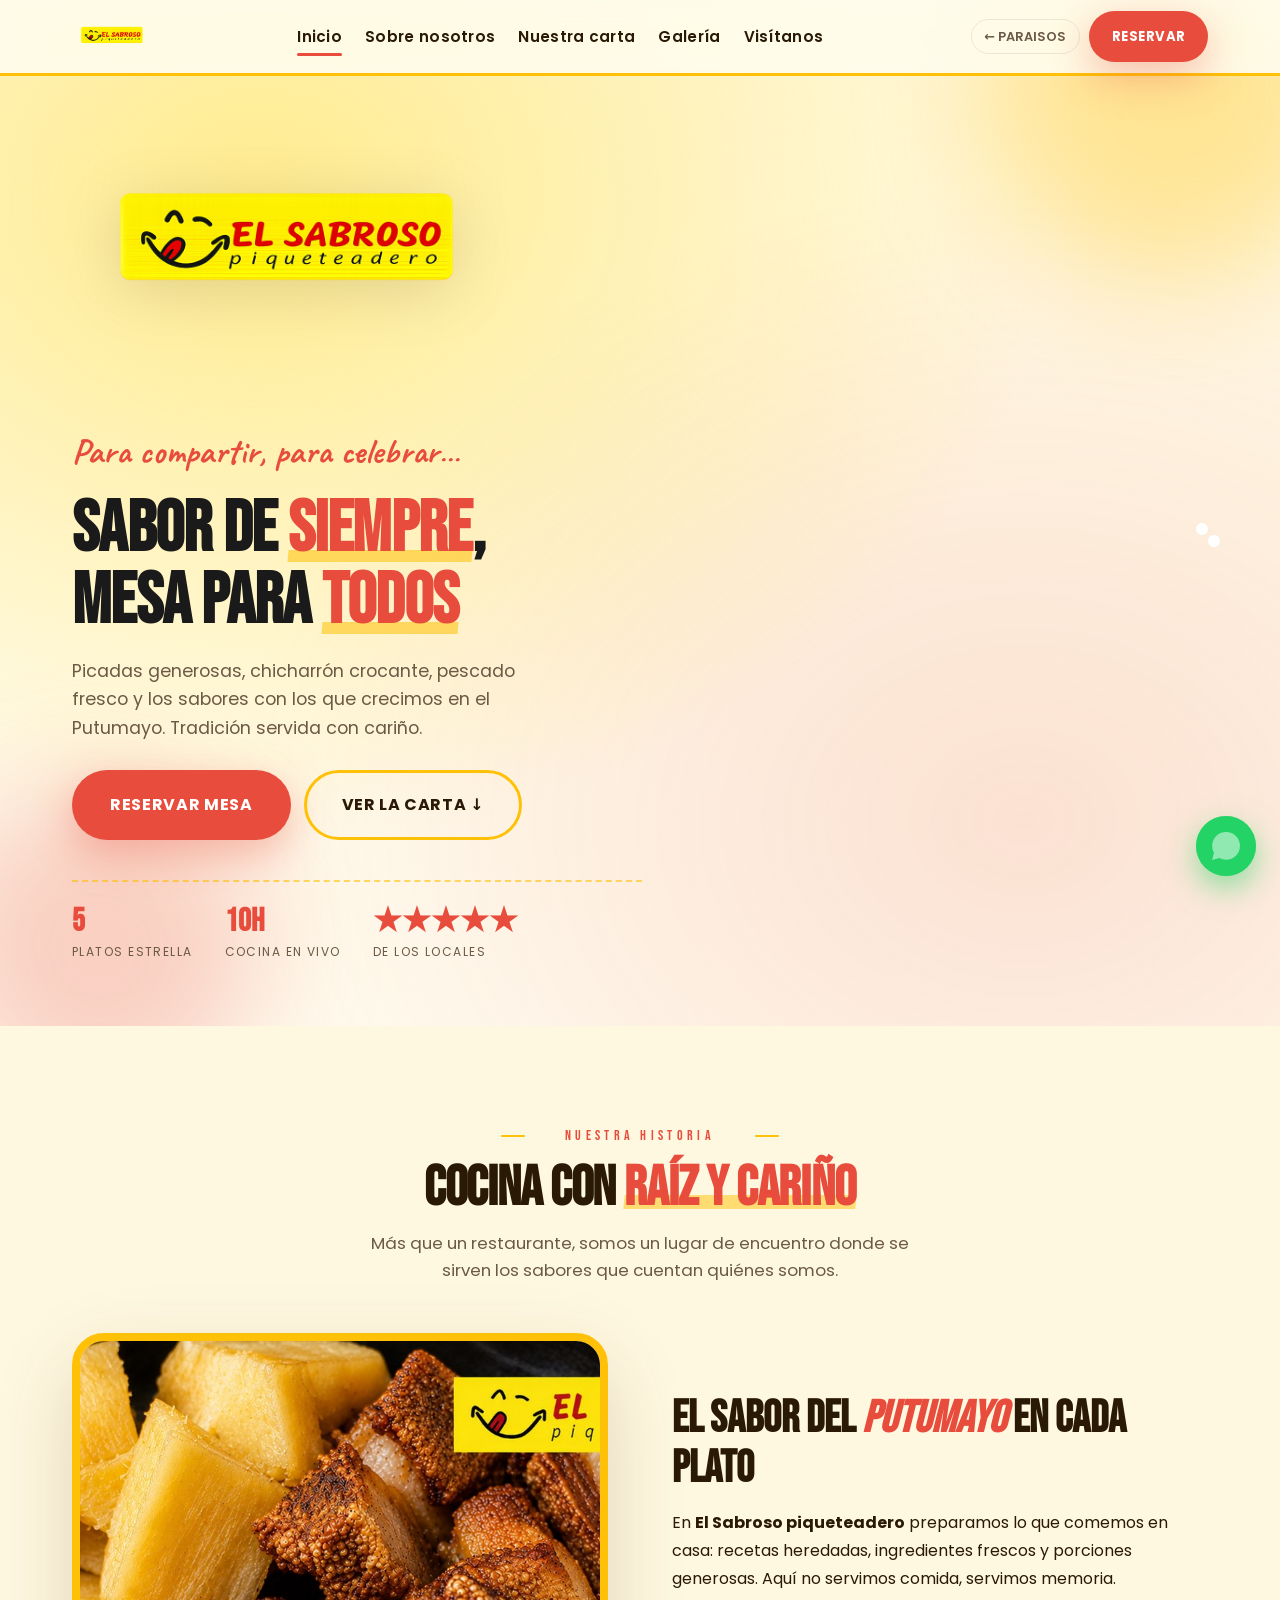
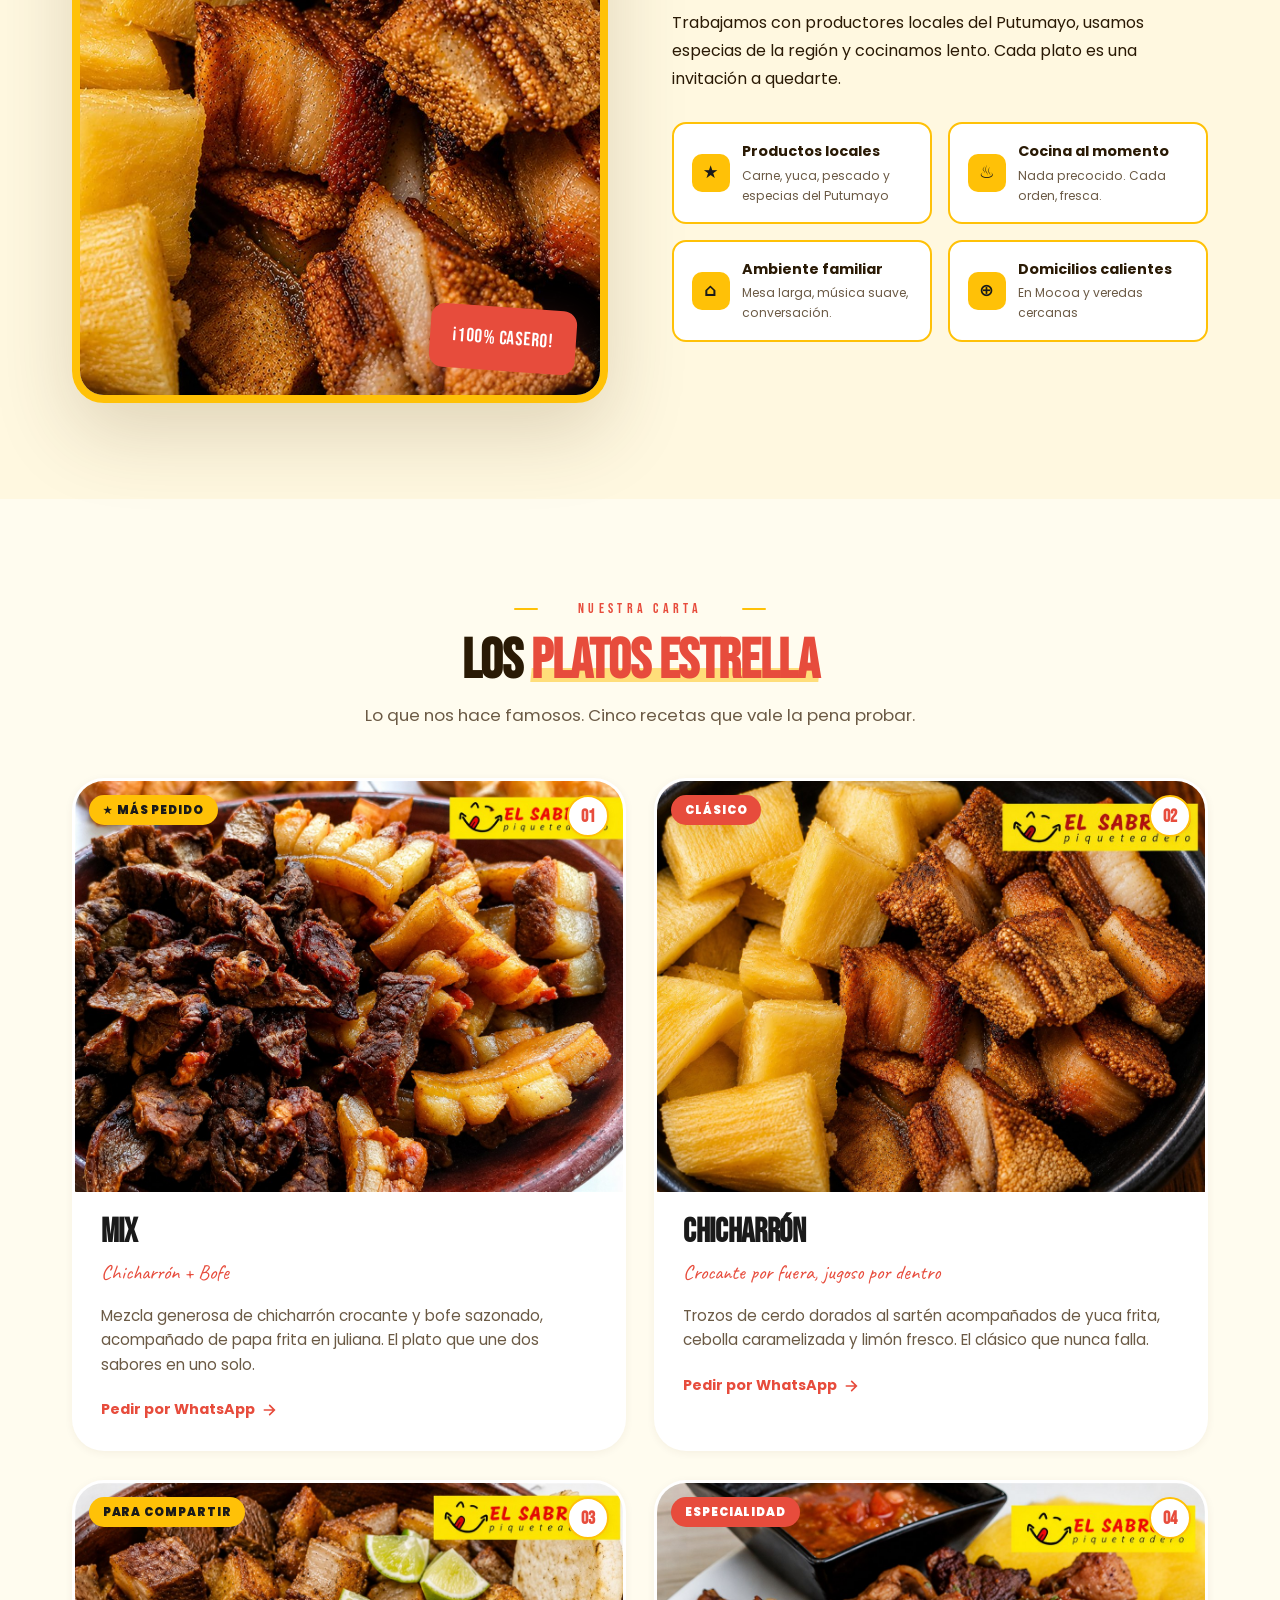
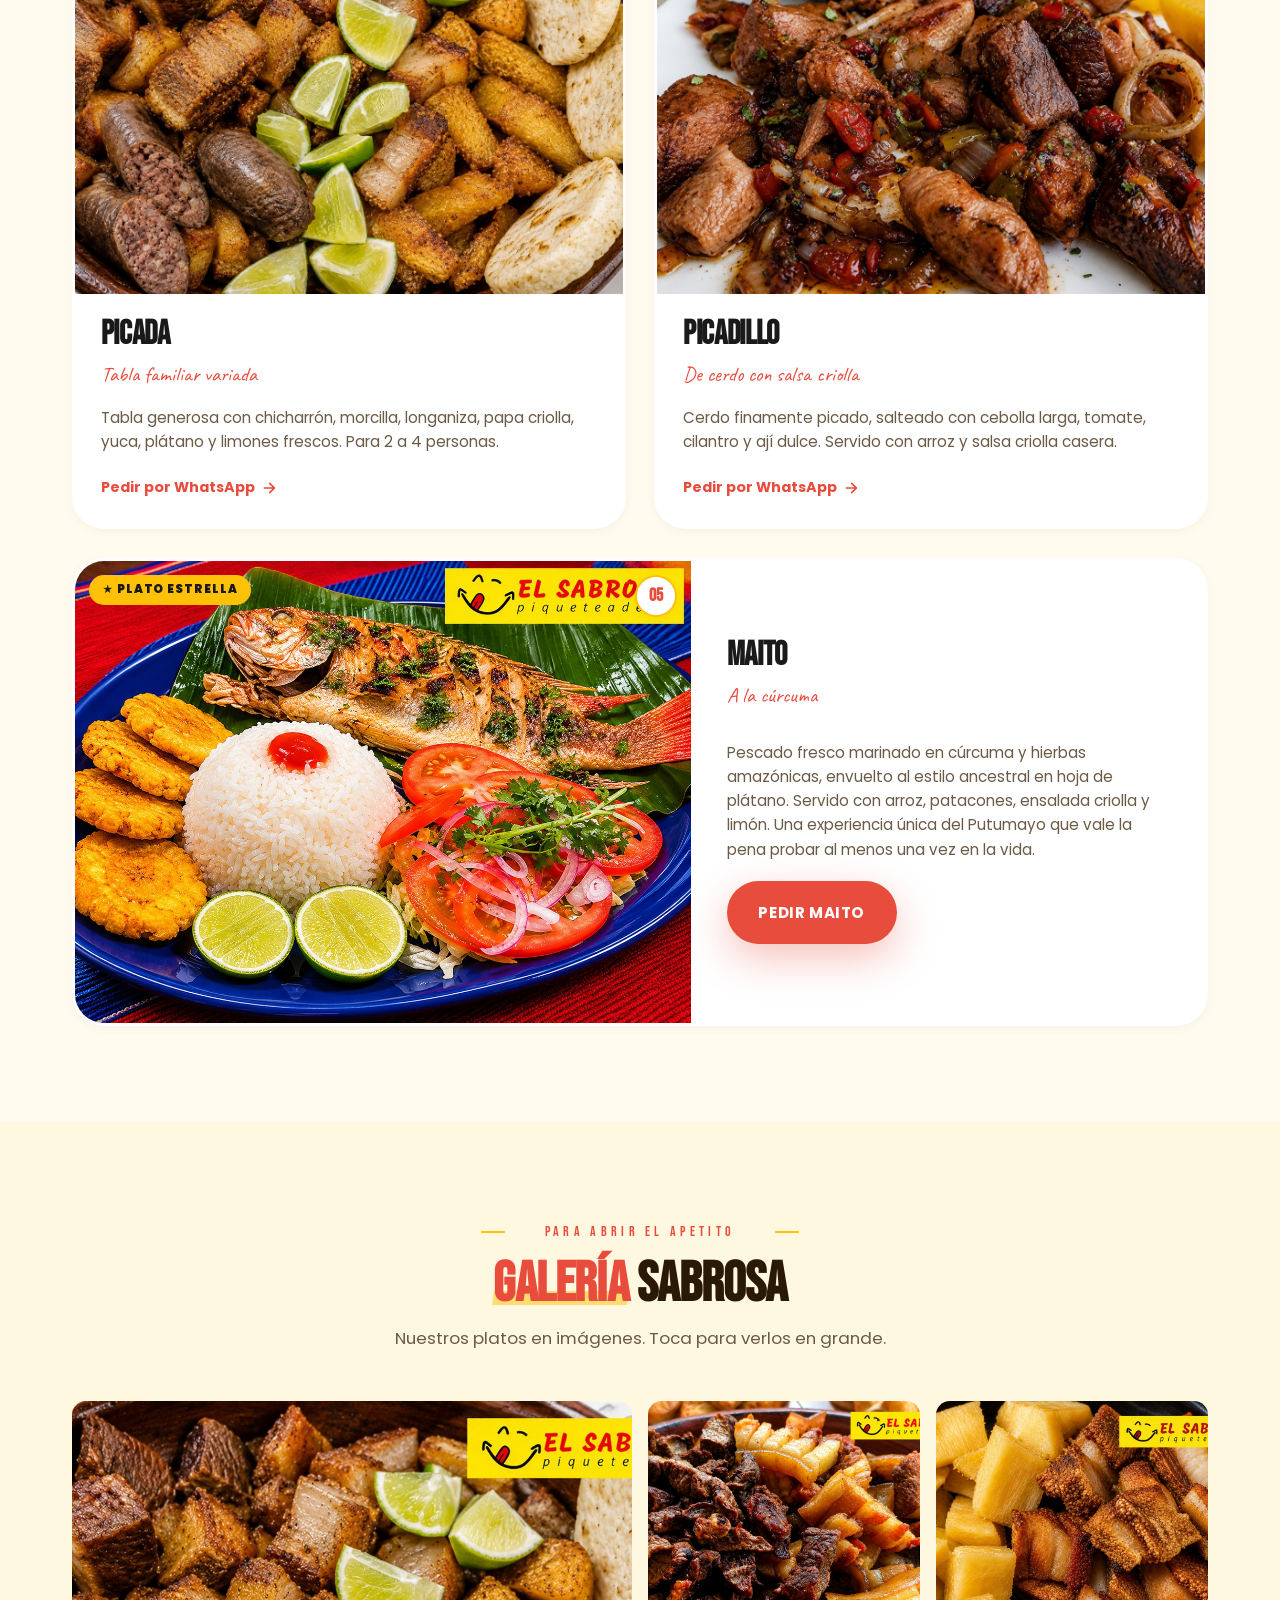
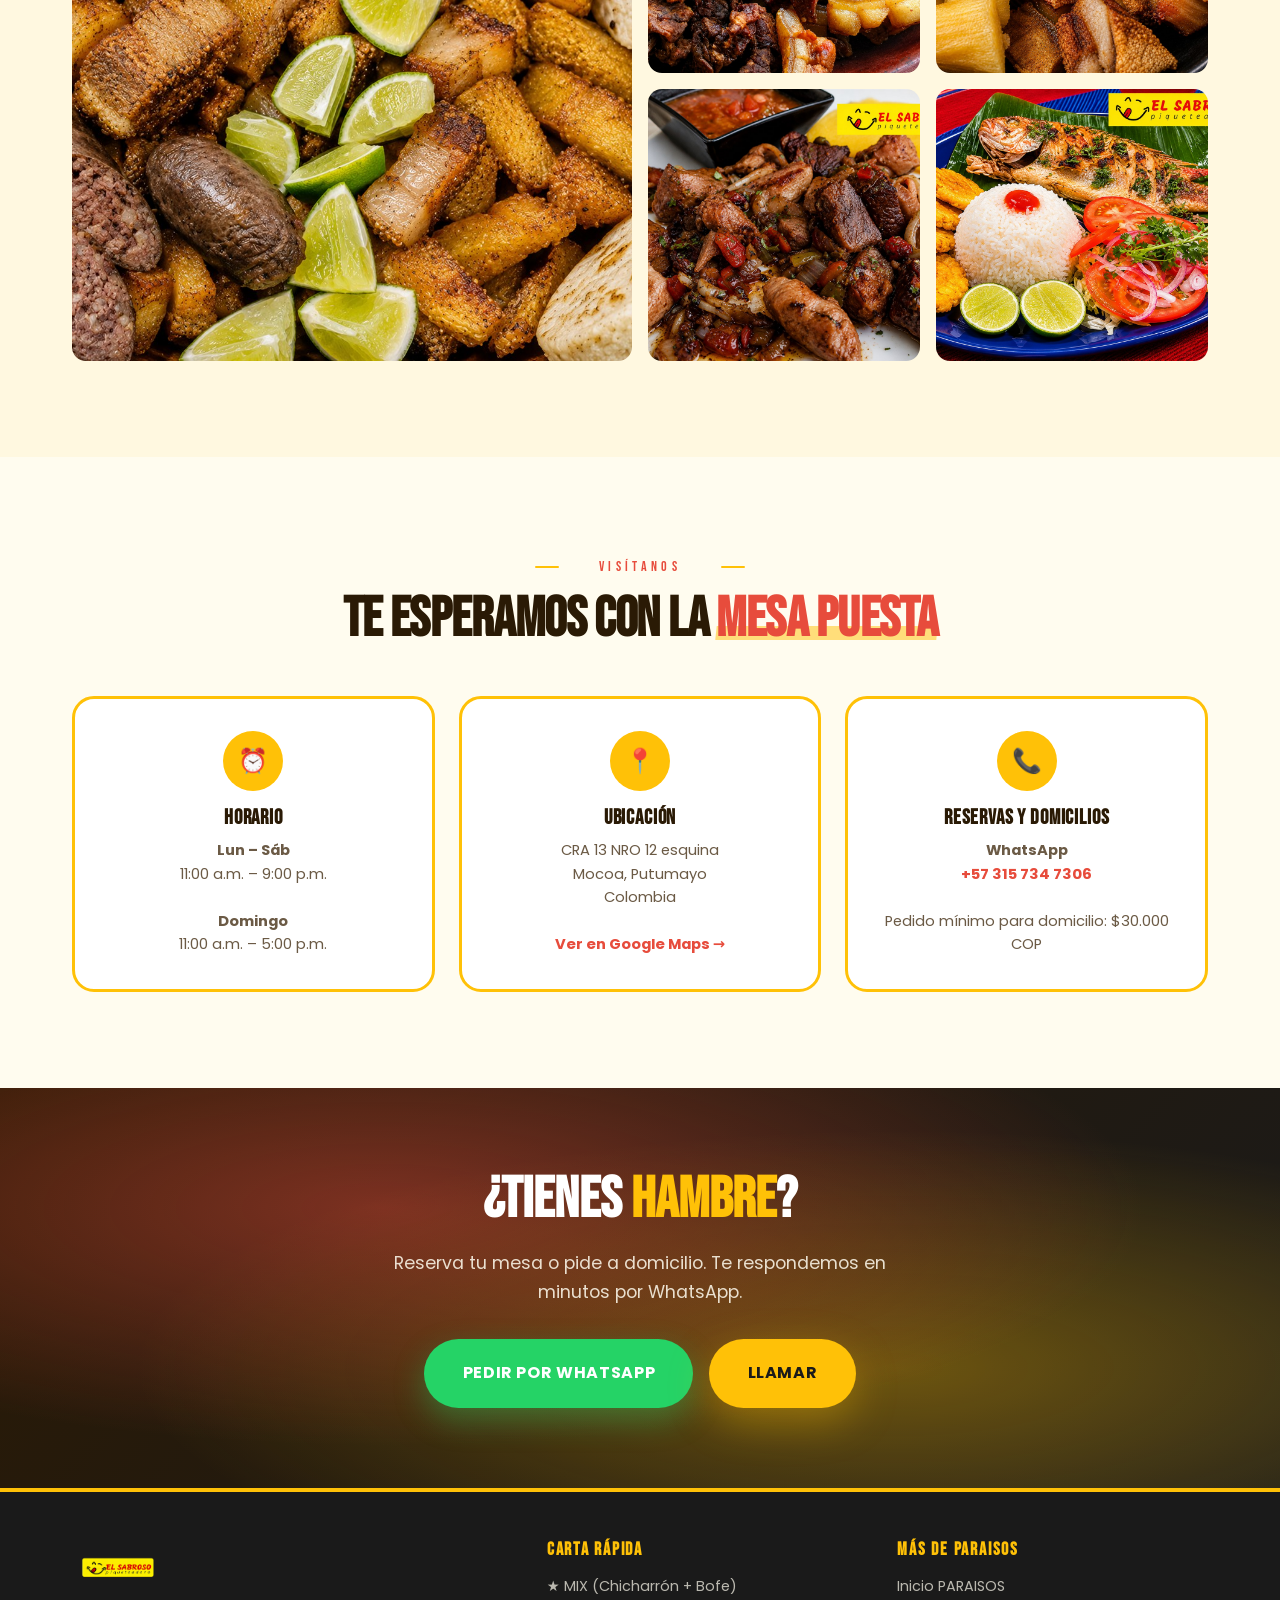
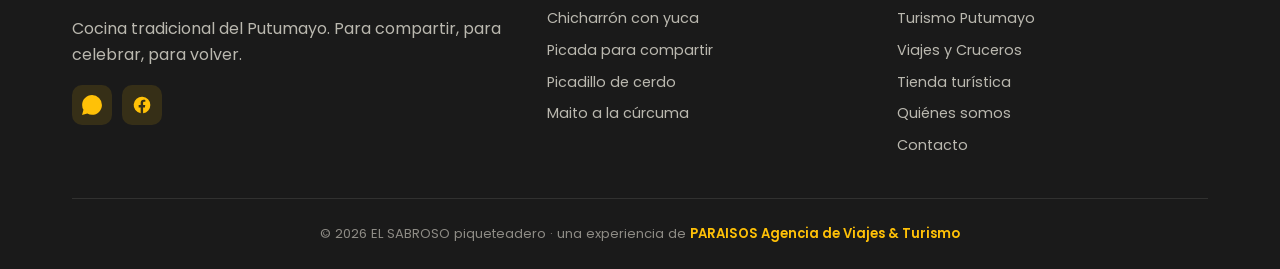
<file: el-piqueteadero.html>
<!DOCTYPE html>
<html lang="es-CO">
<head>
  <meta charset="UTF-8" />
  <meta name="viewport" content="width=device-width, initial-scale=1.0, viewport-fit=cover" />
  <meta name="theme-color" content="#FFC107" />

  <!-- SEO -->
  <title>EL SABROSO piqueteadero · Sabores tradicionales del Putumayo</title>
  <meta name="description" content="Piqueteadero El Sabroso en Putumayo. Chicharrón, picada para compartir, mix de carnes, picadillo de cerdo y maito a la cúrcuma. Reserva o pide a domicilio por WhatsApp." />
  <meta name="keywords" content="piqueteadero putumayo, el sabroso, chicharrón, picada, maito, comida típica putumayo, mocoa restaurante" />
  <meta name="robots" content="index, follow" />

  <!-- Open Graph -->
  <meta property="og:type" content="restaurant" />
  <meta property="og:title" content="EL SABROSO piqueteadero" />
  <meta property="og:description" content="Sabores del Putumayo: chicharrón, picada, maito a la cúrcuma. Reserva o pide a domicilio." />
  <meta property="og:image" content="assets/images/piqueteadero/picada.jpg" />

  <!-- Favicon (heredado de PARAISOS) -->
  <link rel="icon" type="image/png" sizes="32x32" href="assets/images/favicon-32.png" />
  <link rel="icon" type="image/png" sizes="192x192" href="assets/images/favicon-192.png" />
  <link rel="apple-touch-icon" sizes="192x192" href="assets/images/favicon-192.png" />

  <!-- Preconnect fonts -->
  <link rel="preconnect" href="https://fonts.googleapis.com" />
  <link rel="preconnect" href="https://fonts.gstatic.com" crossorigin />
  <link rel="stylesheet" href="https://fonts.googleapis.com/css2?family=Bebas+Neue&family=Caveat:wght@600;700&family=Poppins:wght@400;500;600;700;800&display=swap" />

  <link rel="stylesheet" href="css/piqueteadero.css" />

  <!-- Schema.org Restaurant -->
  <script type="application/ld+json">
  {
    "@context": "https://schema.org",
    "@type": "Restaurant",
    "name": "EL SABROSO piqueteadero",
    "servesCuisine": "Colombiana, andino-amazónica",
    "description": "Piqueteadero tradicional con sabores del Putumayo: chicharrón, picada, mix, picadillo de cerdo y maito a la cúrcuma.",
    "telephone": "+573157347306",
    "priceRange": "$$",
    "address": {
      "@type": "PostalAddress",
      "streetAddress": "CRA 13 NRO 12 esquina",
      "addressRegion": "Putumayo",
      "addressCountry": "CO"
    },
    "openingHoursSpecification": [{
      "@type": "OpeningHoursSpecification",
      "dayOfWeek": ["Monday","Tuesday","Wednesday","Thursday","Friday","Saturday"],
      "opens": "11:00",
      "closes": "21:00"
    },{
      "@type": "OpeningHoursSpecification",
      "dayOfWeek": "Sunday",
      "opens": "11:00",
      "closes": "17:00"
    }],
    "menu": "el-piqueteadero.html#carta"
  }
  </script>
</head>
<body>
  <!-- ====== LOADER ====== -->
  <div class="els-loader" id="elsLoader" aria-hidden="true">
    <img src="assets/images/piqueteadero/logo-sabroso.png" alt="EL SABROSO piqueteadero" />
  </div>

  <!-- ====== NAVBAR ====== -->
  <header class="els-nav" id="elsNav" role="banner">
    <div class="els-container els-nav__inner">
      <a href="#inicio" class="els-nav__brand" aria-label="EL SABROSO piqueteadero">
        <img src="assets/images/piqueteadero/logo-sabroso.png" alt="EL SABROSO piqueteadero" />
      </a>
      <nav aria-label="Navegación principal">
        <ul class="els-nav__menu" id="elsMenu">
          <li><a href="#inicio">Inicio</a></li>
          <li><a href="#sobre-nosotros">Sobre nosotros</a></li>
          <li><a href="#carta">Nuestra carta</a></li>
          <li><a href="#galeria">Galería</a></li>
          <li><a href="#info">Visítanos</a></li>
          <li class="els-nav__back-mobile"><a href="index.html">← Volver a PARAISOS</a></li>
        </ul>
      </nav>
      <div class="els-nav__cta-row">
        <a href="index.html" class="els-nav__back" aria-label="Volver a PARAISOS">← PARAISOS</a>
        <a class="els-btn els-btn--primary" style="padding: .7rem 1.2rem; font-size: .82rem;"
           href="https://wa.me/573157347306?text=Hola%20EL%20SABROSO%2C%20quiero%20reservar%20una%20mesa."
           target="_blank" rel="noopener">Reservar</a>
        <button class="els-nav__burger" id="elsBurger" aria-label="Menú">
          <span></span><span></span><span></span>
        </button>
      </div>
    </div>
  </header>

  <!-- ====== HERO ====== -->
  <section id="inicio" class="els-hero">
    <div class="els-container els-hero__inner">
      <div class="els-hero__content">
        <img class="els-hero__logo" src="assets/images/piqueteadero/logo-sabroso.png" alt="EL SABROSO piqueteadero" />
        <p class="els-hero__tagline">Para compartir, para celebrar…</p>
        <h1 class="els-hero__title">
          Sabor de <em>siempre</em>,<br/>
          mesa para <em>todos</em>
        </h1>
        <p class="els-hero__sub">
          Picadas generosas, chicharrón crocante, pescado fresco y los sabores con los
          que crecimos en el Putumayo. Tradición servida con cariño.
        </p>
        <div class="els-hero__ctas">
          <a class="els-btn els-btn--primary els-btn--lg"
             href="https://wa.me/573157347306?text=Hola%20EL%20SABROSO%2C%20quiero%20reservar%20una%20mesa."
             target="_blank" rel="noopener">Reservar mesa</a>
          <a class="els-btn els-btn--ghost els-btn--lg" href="#carta">Ver la carta ↓</a>
        </div>
        <ul class="els-hero__stats">
          <li><strong>5</strong><span>Platos estrella</span></li>
          <li><strong>10h</strong><span>Cocina en vivo</span></li>
          <li><strong>★★★★★</strong><span>De los locales</span></li>
        </ul>
      </div>
      <div class="els-hero__visual" aria-hidden="true">
        <div class="els-hero__photo els-hero__photo--main">
          <img src="assets/images/piqueteadero/picada.jpg" alt="PICADA generosa de El Sabroso" />
          <span class="els-hero__photo-tag">PICADA</span>
        </div>
        <div class="els-hero__photo els-hero__photo--sm">
          <img src="assets/images/piqueteadero/maito.jpg" alt="MAITO a la cúrcuma" />
          <span class="els-hero__photo-tag">MAITO</span>
        </div>
      </div>
    </div>
  </section>

  <!-- ====== SOBRE NOSOTROS ====== -->
  <section id="sobre-nosotros" class="els-section els-section--cream">
    <div class="els-container">
      <header class="els-section-head els-reveal">
        <span class="els-section-eyebrow">Nuestra historia</span>
        <h2 class="els-section-title">Cocina con <em>raíz y cariño</em></h2>
        <p class="els-section-sub">
          Más que un restaurante, somos un lugar de encuentro donde se sirven los sabores
          que cuentan quiénes somos.
        </p>
      </header>

      <div class="els-about__grid">
        <div class="els-about__media els-reveal">
          <img src="assets/images/piqueteadero/chicharron.jpg" alt="Chicharrón con yuca de El Sabroso" />
          <div class="els-about__media-sticker">¡100% casero!</div>
        </div>
        <div class="els-about__content els-reveal">
          <h2>El sabor del <em style="color: var(--els-red);">Putumayo</em> en cada plato</h2>
          <p>
            En <strong>El Sabroso piqueteadero</strong> preparamos lo que comemos en casa:
            recetas heredadas, ingredientes frescos y porciones generosas. Aquí no servimos
            comida, servimos memoria.
          </p>
          <p>
            Trabajamos con productores locales del Putumayo, usamos especias de la región
            y cocinamos lento. Cada plato es una invitación a quedarte.
          </p>
          <div class="els-about__features">
            <div class="els-feature">
              <span class="els-feature__ico">★</span>
              <div>
                <strong>Productos locales</strong>
                <em>Carne, yuca, pescado y especias del Putumayo</em>
              </div>
            </div>
            <div class="els-feature">
              <span class="els-feature__ico">♨</span>
              <div>
                <strong>Cocina al momento</strong>
                <em>Nada precocido. Cada orden, fresca.</em>
              </div>
            </div>
            <div class="els-feature">
              <span class="els-feature__ico">⌂</span>
              <div>
                <strong>Ambiente familiar</strong>
                <em>Mesa larga, música suave, conversación.</em>
              </div>
            </div>
            <div class="els-feature">
              <span class="els-feature__ico">⊕</span>
              <div>
                <strong>Domicilios calientes</strong>
                <em>En Mocoa y veredas cercanas</em>
              </div>
            </div>
          </div>
        </div>
      </div>
    </div>
  </section>

  <!-- ====== CARTA ====== -->
  <section id="carta" class="els-section">
    <div class="els-container">
      <header class="els-section-head els-reveal">
        <span class="els-section-eyebrow">Nuestra carta</span>
        <h2 class="els-section-title">Los <em>platos estrella</em></h2>
        <p class="els-section-sub">
          Lo que nos hace famosos. Cinco recetas que vale la pena probar.
        </p>
      </header>

      <div class="els-menu__grid">
        <!-- 1. MIX -->
        <article class="els-dish els-reveal" data-magnetic>
          <div class="els-dish__inner">
            <div class="els-dish__media">
              <img src="assets/images/piqueteadero/mix.jpg" alt="MIX Chicharrón + Bofe" />
              <span class="els-dish__badge">★ Más pedido</span>
              <span class="els-dish__num">01</span>
            </div>
            <div class="els-dish__body">
              <h3 class="els-dish__name">MIX</h3>
              <span class="els-dish__sub">Chicharrón + Bofe</span>
              <p class="els-dish__desc">Mezcla generosa de chicharrón crocante y bofe sazonado, acompañado de papa frita en juliana. El plato que une dos sabores en uno solo.</p>
              <a class="els-dish__cta"
                 href="https://wa.me/573157347306?text=Hola%20EL%20SABROSO%2C%20quiero%20pedir%20el%20MIX%20Chicharr%C3%B3n%20%2B%20Bofe."
                 target="_blank" rel="noopener">
                Pedir por WhatsApp
                <svg viewBox="0 0 24 24" fill="none" stroke="currentColor" stroke-width="2.5" stroke-linecap="round"><path d="M5 12h14M13 5l7 7-7 7"/></svg>
              </a>
            </div>
          </div>
        </article>

        <!-- 2. CHICHARRÓN -->
        <article class="els-dish els-reveal" data-magnetic>
          <div class="els-dish__inner">
            <div class="els-dish__media">
              <img src="assets/images/piqueteadero/chicharron.jpg" alt="Chicharrón con yuca frita" />
              <span class="els-dish__badge els-dish__badge--red">Clásico</span>
              <span class="els-dish__num">02</span>
            </div>
            <div class="els-dish__body">
              <h3 class="els-dish__name">CHICHARRÓN</h3>
              <span class="els-dish__sub">Crocante por fuera, jugoso por dentro</span>
              <p class="els-dish__desc">Trozos de cerdo dorados al sartén acompañados de yuca frita, cebolla caramelizada y limón fresco. El clásico que nunca falla.</p>
              <a class="els-dish__cta"
                 href="https://wa.me/573157347306?text=Hola%20EL%20SABROSO%2C%20quiero%20pedir%20CHICHARR%C3%93N."
                 target="_blank" rel="noopener">
                Pedir por WhatsApp
                <svg viewBox="0 0 24 24" fill="none" stroke="currentColor" stroke-width="2.5" stroke-linecap="round"><path d="M5 12h14M13 5l7 7-7 7"/></svg>
              </a>
            </div>
          </div>
        </article>

        <!-- 3. PICADA -->
        <article class="els-dish els-reveal" data-magnetic>
          <div class="els-dish__inner">
            <div class="els-dish__media">
              <img src="assets/images/piqueteadero/picada.jpg" alt="Picada para compartir con limones" />
              <span class="els-dish__badge">Para compartir</span>
              <span class="els-dish__num">03</span>
            </div>
            <div class="els-dish__body">
              <h3 class="els-dish__name">PICADA</h3>
              <span class="els-dish__sub">Tabla familiar variada</span>
              <p class="els-dish__desc">Tabla generosa con chicharrón, morcilla, longaniza, papa criolla, yuca, plátano y limones frescos. Para 2 a 4 personas.</p>
              <a class="els-dish__cta"
                 href="https://wa.me/573157347306?text=Hola%20EL%20SABROSO%2C%20quiero%20pedir%20una%20PICADA%20para%20compartir."
                 target="_blank" rel="noopener">
                Pedir por WhatsApp
                <svg viewBox="0 0 24 24" fill="none" stroke="currentColor" stroke-width="2.5" stroke-linecap="round"><path d="M5 12h14M13 5l7 7-7 7"/></svg>
              </a>
            </div>
          </div>
        </article>

        <!-- 4. PICADILLO -->
        <article class="els-dish els-reveal" data-magnetic>
          <div class="els-dish__inner">
            <div class="els-dish__media">
              <img src="assets/images/piqueteadero/picadillo.jpg" alt="Picadillo de cerdo con salsa criolla" />
              <span class="els-dish__badge els-dish__badge--red">Especialidad</span>
              <span class="els-dish__num">04</span>
            </div>
            <div class="els-dish__body">
              <h3 class="els-dish__name">PICADILLO</h3>
              <span class="els-dish__sub">De cerdo con salsa criolla</span>
              <p class="els-dish__desc">Cerdo finamente picado, salteado con cebolla larga, tomate, cilantro y ají dulce. Servido con arroz y salsa criolla casera.</p>
              <a class="els-dish__cta"
                 href="https://wa.me/573157347306?text=Hola%20EL%20SABROSO%2C%20quiero%20pedir%20el%20PICADILLO%20de%20cerdo."
                 target="_blank" rel="noopener">
                Pedir por WhatsApp
                <svg viewBox="0 0 24 24" fill="none" stroke="currentColor" stroke-width="2.5" stroke-linecap="round"><path d="M5 12h14M13 5l7 7-7 7"/></svg>
              </a>
            </div>
          </div>
        </article>

        <!-- 5. MAITO (featured ancho completo) -->
        <article class="els-dish els-dish--feature els-reveal" data-magnetic>
          <div class="els-dish__inner">
            <div class="els-dish__media">
              <img src="assets/images/piqueteadero/maito.jpg" alt="MAITO a la cúrcuma" />
              <span class="els-dish__badge">★ Plato estrella</span>
              <span class="els-dish__num">05</span>
            </div>
            <div class="els-dish__body">
              <h3 class="els-dish__name">MAITO</h3>
              <span class="els-dish__sub">A la cúrcuma</span>
              <p class="els-dish__desc">Pescado fresco marinado en cúrcuma y hierbas amazónicas, envuelto al estilo ancestral en hoja de plátano. Servido con arroz, patacones, ensalada criolla y limón. Una experiencia única del Putumayo que vale la pena probar al menos una vez en la vida.</p>
              <a class="els-btn els-btn--primary" style="align-self: flex-start;"
                 href="https://wa.me/573157347306?text=Hola%20EL%20SABROSO%2C%20quiero%20pedir%20el%20MAITO%20a%20la%20c%C3%BArcuma."
                 target="_blank" rel="noopener">Pedir Maito</a>
            </div>
          </div>
        </article>
      </div>
    </div>
  </section>

  <!-- ====== GALERÍA ====== -->
  <section id="galeria" class="els-section els-section--cream">
    <div class="els-container">
      <header class="els-section-head els-reveal">
        <span class="els-section-eyebrow">Para abrir el apetito</span>
        <h2 class="els-section-title"><em>Galería</em> sabrosa</h2>
        <p class="els-section-sub">Nuestros platos en imágenes. Toca para verlos en grande.</p>
      </header>
      <div class="els-gallery">
        <a class="els-gallery__item els-gallery__item--lg els-reveal" href="assets/images/piqueteadero/picada.jpg" target="_blank">
          <img src="assets/images/piqueteadero/picada.jpg" alt="Picada" />
        </a>
        <a class="els-gallery__item els-reveal" href="assets/images/piqueteadero/mix.jpg" target="_blank">
          <img src="assets/images/piqueteadero/mix.jpg" alt="Mix" />
        </a>
        <a class="els-gallery__item els-reveal" href="assets/images/piqueteadero/chicharron.jpg" target="_blank">
          <img src="assets/images/piqueteadero/chicharron.jpg" alt="Chicharrón" />
        </a>
        <a class="els-gallery__item els-reveal" href="assets/images/piqueteadero/picadillo.jpg" target="_blank">
          <img src="assets/images/piqueteadero/picadillo.jpg" alt="Picadillo de cerdo" />
        </a>
        <a class="els-gallery__item els-reveal" href="assets/images/piqueteadero/maito.jpg" target="_blank">
          <img src="assets/images/piqueteadero/maito.jpg" alt="Maito a la cúrcuma" />
        </a>
      </div>
    </div>
  </section>

  <!-- ====== INFO ====== -->
  <section id="info" class="els-section">
    <div class="els-container">
      <header class="els-section-head els-reveal">
        <span class="els-section-eyebrow">Visítanos</span>
        <h2 class="els-section-title">Te esperamos con la <em>mesa puesta</em></h2>
      </header>
      <div class="els-info__grid">
        <div class="els-info-card els-reveal">
          <div class="els-info-card__ico">⏰</div>
          <h3>Horario</h3>
          <p>
            <strong>Lun – Sáb</strong><br/>
            11:00 a.m. – 9:00 p.m.<br/><br/>
            <strong>Domingo</strong><br/>
            11:00 a.m. – 5:00 p.m.
          </p>
        </div>
        <div class="els-info-card els-reveal">
          <div class="els-info-card__ico">📍</div>
          <h3>Ubicación</h3>
          <p>
            CRA 13 NRO 12 esquina<br/>
            Mocoa, Putumayo<br/>
            Colombia<br/><br/>
            <a href="https://www.google.com/maps/search/?api=1&query=carrera+13+%23+12+mocoa+putumayo+colombia" target="_blank" rel="noopener">Ver en Google Maps →</a>
          </p>
        </div>
        <div class="els-info-card els-reveal">
          <div class="els-info-card__ico">📞</div>
          <h3>Reservas y domicilios</h3>
          <p>
            <strong>WhatsApp</strong><br/>
            <a href="https://wa.me/573157347306" target="_blank" rel="noopener">+57 315 734 7306</a><br/><br/>
            Pedido mínimo para domicilio: $30.000 COP
          </p>
        </div>
      </div>
    </div>
  </section>

  <!-- ====== CTA FINAL ====== -->
  <section class="els-cta-final">
    <div class="els-container">
      <h2>¿Tienes <em>hambre</em>?</h2>
      <p>Reserva tu mesa o pide a domicilio. Te respondemos en minutos por WhatsApp.</p>
      <div class="els-cta-final__row">
        <a class="els-btn els-btn--whatsapp els-btn--lg"
           href="https://wa.me/573157347306?text=Hola%20EL%20SABROSO%2C%20quiero%20reservar%20o%20pedir%20a%20domicilio."
           target="_blank" rel="noopener">Pedir por WhatsApp</a>
        <a class="els-btn els-btn--yellow els-btn--lg" href="tel:+573157347306">Llamar</a>
      </div>
    </div>
  </section>

  <!-- ====== FOOTER ====== -->
  <footer class="els-footer">
    <div class="els-container">
      <div class="els-footer__grid">
        <div>
          <img src="assets/images/piqueteadero/logo-sabroso.png" alt="EL SABROSO piqueteadero" />
          <p>Cocina tradicional del Putumayo. Para compartir, para celebrar, para volver.</p>
          <div class="els-footer__social">
            <a href="https://wa.me/573157347306" target="_blank" rel="noopener" aria-label="WhatsApp">
              <svg width="20" height="20" viewBox="0 0 24 24" fill="currentColor"><path d="M.057 24l1.687-6.163a11.867 11.867 0 0 1-1.587-5.945C.16 5.335 5.495 0 12.05 0a11.82 11.82 0 0 1 8.413 3.488 11.824 11.824 0 0 1 3.48 8.414c-.003 6.557-5.338 11.892-11.893 11.892a11.9 11.9 0 0 1-5.688-1.448L.057 24z"/></svg>
            </a>
            <a href="https://www.facebook.com/viajesparaisos/" target="_blank" rel="noopener" aria-label="Facebook">
              <svg width="20" height="20" viewBox="0 0 24 24" fill="currentColor"><path d="M22 12a10 10 0 1 0-11.6 9.9v-7H8v-3h2.4V9.4c0-2.4 1.4-3.7 3.5-3.7 1 0 2.1.2 2.1.2v2.3h-1.2c-1.2 0-1.5.7-1.5 1.5V12h2.6l-.4 3h-2.2v7A10 10 0 0 0 22 12z"/></svg>
            </a>
          </div>
        </div>
        <div>
          <h4>Carta rápida</h4>
          <ul>
            <li><a href="#carta">★ MIX (Chicharrón + Bofe)</a></li>
            <li><a href="#carta">Chicharrón con yuca</a></li>
            <li><a href="#carta">Picada para compartir</a></li>
            <li><a href="#carta">Picadillo de cerdo</a></li>
            <li><a href="#carta">Maito a la cúrcuma</a></li>
          </ul>
        </div>
        <div>
          <h4>Más de PARAISOS</h4>
          <ul>
            <li><a href="index.html">Inicio PARAISOS</a></li>
            <li><a href="index.html#putumayo">Turismo Putumayo</a></li>
            <li><a href="index.html#viajes">Viajes y Cruceros</a></li>
            <li><a href="la-tienda.html">Tienda turística</a></li>
            <li><a href="nosotros.html">Quiénes somos</a></li>
            <li><a href="index.html#contacto">Contacto</a></li>
          </ul>
        </div>
      </div>
      <div class="els-footer__bottom">
        © <span id="elsYear"></span> EL SABROSO piqueteadero · una experiencia de
        <a href="index.html">PARAISOS Agencia de Viajes &amp; Turismo</a>
      </div>
    </div>
  </footer>

  <!-- ====== FAB WhatsApp ====== -->
  <a class="els-fab-wa"
     href="https://wa.me/573157347306?text=Hola%20EL%20SABROSO%2C%20quiero%20m%C3%A1s%20informaci%C3%B3n."
     target="_blank" rel="noopener" aria-label="WhatsApp">
    <svg width="28" height="28" viewBox="0 0 24 24" fill="currentColor"><path d="M.057 24l1.687-6.163a11.867 11.867 0 0 1-1.587-5.945C.16 5.335 5.495 0 12.05 0a11.82 11.82 0 0 1 8.413 3.488 11.824 11.824 0 0 1 3.48 8.414c-.003 6.557-5.338 11.892-11.893 11.892a11.9 11.9 0 0 1-5.688-1.448L.057 24z"/></svg>
  </a>

  <!-- ====== JS ligero (loader, navbar, reveal) ====== -->
  <script>
    // Loader: timeout absoluto desde que el script arranca (no esperamos
    // al evento `load` porque si algún asset queda colgado, el loader
    // bloquearía al usuario indefinidamente)
    setTimeout(() => {
      document.getElementById('elsLoader')?.classList.add('is-hidden');
    }, 1400);

    // Navbar scrolled
    const nav = document.getElementById('elsNav');
    addEventListener('scroll', () => nav.classList.toggle('is-scrolled', scrollY > 24), { passive: true });

    // Burger menu
    const burger = document.getElementById('elsBurger');
    burger?.addEventListener('click', () => {
      nav.classList.toggle('is-open');
    });
    document.querySelectorAll('.els-nav__menu a').forEach(a =>
      a.addEventListener('click', () => nav.classList.remove('is-open'))
    );

    // Active link según sección visible
    const sections = document.querySelectorAll('section[id]');
    const links = document.querySelectorAll('.els-nav__menu a');
    const ioActive = new IntersectionObserver((entries) => {
      entries.forEach(e => {
        if (e.isIntersecting) {
          links.forEach(l => l.classList.toggle('is-active', l.getAttribute('href') === '#' + e.target.id));
        }
      });
    }, { threshold: 0.35 });
    sections.forEach(s => ioActive.observe(s));

    // Reveal on scroll
    const io = new IntersectionObserver((entries) => {
      entries.forEach(e => {
        if (e.isIntersecting) {
          e.target.classList.add('is-in');
          io.unobserve(e.target);
        }
      });
    }, { threshold: 0.12, rootMargin: '0px 0px -50px 0px' });
    document.querySelectorAll('.els-reveal').forEach(el => io.observe(el));

    // Year
    document.getElementById('elsYear').textContent = new Date().getFullYear();
  </script>
</body>
</html>
</file>
<file: css/piqueteadero.css>
/* =====================================================================
   EL SABROSO piqueteadero — Identidad visual independiente.
   Paleta dominante: amarillo (#FFC107) + rojo (#E74C3C) + negro.
   Tipografía: Bebas Neue (titulares grandes) + Poppins (body).
   ===================================================================== */

:root {
  --els-yellow:      #FFC107;
  --els-yellow-soft: #FFE259;
  --els-yellow-deep: #FF9800;
  --els-red:         #E74C3C;
  --els-red-deep:    #C0392B;
  --els-black:       #1a1a1a;
  --els-cream:       #FFFCEF;
  --els-cream-soft:  #FFF8E0;
  --els-text:        #2a1a05;
  --els-text-soft:   #6b5a45;
  --els-line:        rgba(0,0,0,.08);

  --els-shadow-sm:  0 2px 8px rgba(80, 50, 0, .06);
  --els-shadow-md:  0 8px 24px rgba(80, 50, 0, .10);
  --els-shadow-lg:  0 20px 60px rgba(80, 50, 0, .14);
  --els-shadow-xl:  0 30px 80px rgba(80, 50, 0, .18);
  --els-shadow-red: 0 14px 40px rgba(231, 76, 60, .35);
  --els-shadow-yellow: 0 14px 40px rgba(255, 193, 7, .35);

  --els-r-sm: 8px;
  --els-r-md: 14px;
  --els-r-lg: 22px;
  --els-r-xl: 32px;
  --els-r-full: 999px;

  --els-f-head: 'Bebas Neue', 'Anton', 'Montserrat', Impact, sans-serif;
  --els-f-body: 'Poppins', system-ui, -apple-system, sans-serif;
  --els-f-script: 'Caveat', 'Playfair Display', cursive;

  --els-container: 1200px;
  --els-nav-h: 76px;

  --els-ease: cubic-bezier(.2,.7,.2,1);
  --els-ease-out: cubic-bezier(.16,1,.3,1);
  --els-ease-bounce: cubic-bezier(.34, 1.56, .64, 1);
}

/* ============== RESET / BASE ============== */
*, *::before, *::after { box-sizing: border-box; }
html { scroll-behavior: smooth; -webkit-text-size-adjust: 100%; }
body {
  margin: 0;
  font-family: var(--els-f-body);
  color: var(--els-text);
  background: var(--els-cream);
  font-size: 16px;
  line-height: 1.65;
  -webkit-font-smoothing: antialiased;
  overflow-x: clip;
  max-width: 100vw;
}
html { overflow-x: clip; }
img, svg, video { max-width: 100%; display: block; }
a { color: inherit; text-decoration: none; transition: color .2s; }
button { font-family: inherit; cursor: pointer; border: none; background: transparent; }
ul { list-style: none; padding: 0; margin: 0; }
[hidden] { display: none !important; }
h1, h2, h3, h4 { margin: 0; line-height: 1.1; color: var(--els-text); font-family: var(--els-f-head); }
::selection { background: var(--els-red); color: #fff; }

/* Scrollbar custom */
::-webkit-scrollbar { width: 10px; height: 10px; }
::-webkit-scrollbar-track { background: var(--els-cream-soft); }
::-webkit-scrollbar-thumb { background: linear-gradient(180deg, var(--els-yellow), var(--els-red)); border-radius: 5px; border: 2px solid var(--els-cream-soft); }

:focus-visible { outline: 3px solid var(--els-yellow); outline-offset: 3px; border-radius: 6px; }

.els-container {
  width: 100%;
  max-width: var(--els-container);
  margin: 0 auto;
  padding: 0 clamp(1rem, 3vw, 2rem);
}

/* ============== BOTONES ============== */
.els-btn {
  display: inline-flex;
  align-items: center;
  justify-content: center;
  gap: .55rem;
  padding: 1rem 1.8rem;
  border-radius: var(--els-r-full);
  font-family: var(--els-f-body);
  font-weight: 700;
  font-size: .95rem;
  letter-spacing: .04em;
  text-transform: uppercase;
  transition: transform .3s var(--els-ease-out), box-shadow .3s var(--els-ease), background .3s var(--els-ease), color .3s;
  cursor: pointer;
  white-space: nowrap;
  border: 3px solid transparent;
  position: relative;
  overflow: hidden;
}
.els-btn:hover { transform: translateY(-3px); }
.els-btn:active { transform: translateY(-1px) scale(.98); }
.els-btn--primary {
  background: var(--els-red);
  color: #fff;
  box-shadow: var(--els-shadow-red);
}
.els-btn--primary:hover {
  background: var(--els-red-deep);
  box-shadow: 0 20px 50px rgba(231, 76, 60, .55);
}
.els-btn--yellow {
  background: var(--els-yellow);
  color: var(--els-black);
  box-shadow: var(--els-shadow-yellow);
}
.els-btn--yellow:hover {
  background: var(--els-yellow-deep);
  box-shadow: 0 20px 50px rgba(255, 152, 0, .55);
}
.els-btn--ghost {
  background: transparent;
  color: var(--els-text);
  border-color: var(--els-yellow);
}
.els-btn--ghost:hover {
  background: var(--els-yellow);
  color: var(--els-black);
}
.els-btn--lg { padding: 1.15rem 2.2rem; font-size: 1rem; }
.els-btn--whatsapp {
  background: #25D366;
  color: #fff;
  box-shadow: 0 12px 30px rgba(37, 211, 102, .35);
}
.els-btn--whatsapp:hover {
  background: #128C7E;
  box-shadow: 0 18px 45px rgba(18, 140, 126, .5);
}

/* ============== NAVBAR ============== */
.els-nav {
  position: fixed;
  top: 0; left: 0; right: 0;
  height: var(--els-nav-h);
  background: rgba(255, 252, 239, .92);
  backdrop-filter: blur(16px) saturate(180%);
  -webkit-backdrop-filter: blur(16px) saturate(180%);
  border-bottom: 3px solid var(--els-yellow);
  z-index: 100;
  transition: background .35s var(--els-ease), box-shadow .35s var(--els-ease);
}
.els-nav.is-scrolled {
  background: rgba(255, 252, 239, .97);
  box-shadow: 0 8px 24px rgba(80, 50, 0, .08);
}
.els-nav__inner {
  display: flex;
  align-items: center;
  justify-content: space-between;
  height: 100%;
  gap: 1.5rem;
}
.els-nav__brand {
  display: flex;
  align-items: center;
  gap: .7rem;
  transition: transform .25s var(--els-ease-bounce);
}
.els-nav__brand:hover { transform: scale(1.03); }
.els-nav__brand img { height: 52px; width: auto; display: block; }
.els-nav__menu {
  display: flex;
  gap: clamp(1rem, 1.8vw, 2rem);
}
.els-nav__menu a {
  position: relative;
  font-weight: 600;
  font-size: .95rem;
  color: var(--els-text);
  padding: .35rem 0;
  letter-spacing: .02em;
}
.els-nav__menu a::after {
  content: '';
  position: absolute;
  left: 0; right: 0; bottom: -4px;
  height: 3px;
  border-radius: 3px;
  background: var(--els-red);
  transform: scaleX(0);
  transform-origin: left;
  transition: transform .35s var(--els-ease-out);
}
.els-nav__menu a:hover::after,
.els-nav__menu a.is-active::after { transform: scaleX(1); }
.els-nav__menu a:hover { color: var(--els-red); }
.els-nav__cta-row { display: flex; gap: .6rem; align-items: center; }
.els-nav__back-mobile { display: none; }
.els-nav__back {
  font-size: .8rem;
  font-weight: 600;
  color: var(--els-text-soft);
  padding: .4rem .8rem;
  border: 1px solid var(--els-line);
  border-radius: var(--els-r-full);
  transition: all .25s var(--els-ease);
  white-space: nowrap;
}
.els-nav__back:hover {
  background: var(--els-yellow);
  color: var(--els-black);
  border-color: var(--els-yellow);
}
.els-nav__burger {
  display: none;
  width: 44px; height: 44px;
  flex-direction: column;
  align-items: center;
  justify-content: center;
  gap: 5px;
}
.els-nav__burger span {
  width: 22px; height: 2.5px;
  background: var(--els-black);
  border-radius: 2px;
  transition: transform .25s var(--els-ease), opacity .25s var(--els-ease);
}
.els-nav.is-open .els-nav__burger span:nth-child(1) { transform: translateY(7.5px) rotate(45deg); }
.els-nav.is-open .els-nav__burger span:nth-child(2) { opacity: 0; }
.els-nav.is-open .els-nav__burger span:nth-child(3) { transform: translateY(-7.5px) rotate(-45deg); }

/* ============== HERO ============== */
.els-hero {
  position: relative;
  min-height: 100vh;
  padding-top: calc(var(--els-nav-h) + 2rem);
  padding-bottom: 4rem;
  background:
    radial-gradient(ellipse at 20% 20%, rgba(255, 220, 40, .45), transparent 55%),
    radial-gradient(ellipse at 80% 80%, rgba(231, 76, 60, .15), transparent 55%),
    linear-gradient(180deg, #FFF8E0 0%, #FFFCEF 100%);
  overflow: hidden;
  display: flex;
  align-items: center;
}
.els-hero::before, .els-hero::after {
  content: '';
  position: absolute;
  border-radius: 50%;
  filter: blur(60px);
  pointer-events: none;
}
.els-hero::before {
  width: 380px; height: 380px;
  background: rgba(255, 193, 7, .35);
  top: -100px; right: -80px;
  animation: elsOrb 9s ease-in-out infinite;
}
.els-hero::after {
  width: 320px; height: 320px;
  background: rgba(231, 76, 60, .25);
  bottom: -80px; left: -60px;
  animation: elsOrb 11s ease-in-out -4s infinite;
}
@keyframes elsOrb {
  0%, 100% { transform: scale(1) translate(0, 0); }
  50% { transform: scale(1.2) translate(30px, -20px); }
}

.els-hero__inner {
  display: grid;
  grid-template-columns: minmax(0, 1.1fr) minmax(0, 1fr);
  gap: 3rem;
  align-items: center;
  position: relative;
  z-index: 2;
}
.els-hero__content { max-width: 580px; }
.els-hero__logo {
  width: min(420px, 100%);
  height: auto;
  margin-bottom: 1.5rem;
  filter: drop-shadow(0 10px 30px rgba(0, 0, 0, .12));
  animation: elsLogoIn 1s var(--els-ease-out) both;
}
@keyframes elsLogoIn {
  from { opacity: 0; transform: translateY(20px) scale(.95); }
  to { opacity: 1; transform: translateY(0) scale(1); }
}
.els-hero__tagline {
  font-family: var(--els-f-script);
  font-size: clamp(1.6rem, 3vw, 2.2rem);
  color: var(--els-red);
  margin-bottom: .8rem;
  font-weight: 700;
}
.els-hero__title {
  font-family: var(--els-f-head);
  font-size: clamp(2.5rem, 6vw, 4.5rem);
  font-weight: 900;
  line-height: 1;
  color: var(--els-black);
  letter-spacing: -.01em;
  margin-bottom: 1.2rem;
  text-transform: uppercase;
}
.els-hero__title em {
  font-style: normal;
  color: var(--els-red);
  position: relative;
  display: inline-block;
}
.els-hero__title em::after {
  content: '';
  position: absolute;
  left: 0; right: 0; bottom: 4px;
  height: 12px;
  background: rgba(255, 193, 7, .55);
  z-index: -1;
  transform: skewX(-5deg);
}
.els-hero__sub {
  font-size: 1.1rem;
  color: var(--els-text-soft);
  margin-bottom: 1.8rem;
  line-height: 1.6;
  max-width: 480px;
}
.els-hero__ctas { display: flex; gap: .8rem; flex-wrap: wrap; }
.els-hero__stats {
  display: flex;
  gap: 2rem;
  margin-top: 2.5rem;
  padding-top: 1.5rem;
  border-top: 2px dashed rgba(255, 193, 7, .6);
}
.els-hero__stats li { display: flex; flex-direction: column; }
.els-hero__stats strong {
  font-family: var(--els-f-head);
  font-size: 2rem;
  font-weight: 900;
  color: var(--els-red);
  line-height: 1;
}
.els-hero__stats span {
  font-size: .75rem;
  color: var(--els-text-soft);
  text-transform: uppercase;
  letter-spacing: .12em;
  margin-top: .3rem;
}

/* Hero visual: foto destacada con efecto rotación */
.els-hero__visual {
  position: relative;
  aspect-ratio: 1;
  max-width: 520px;
  margin-left: auto;
}
.els-hero__photo {
  position: absolute;
  border-radius: var(--els-r-xl);
  overflow: hidden;
  box-shadow: var(--els-shadow-xl);
  background: #fff;
  border: 6px solid #fff;
}
.els-hero__photo img { width: 100%; height: 100%; object-fit: cover; }
.els-hero__photo--main {
  top: 5%; left: 8%; width: 70%; height: 70%;
  transform: rotate(-3deg);
  animation: elsFloat 8s ease-in-out infinite;
  z-index: 2;
}
.els-hero__photo--sm {
  bottom: 5%; right: 0%; width: 50%; height: 50%;
  transform: rotate(5deg);
  animation: elsFloat 8s ease-in-out -4s infinite;
  z-index: 3;
}
@keyframes elsFloat {
  0%, 100% { transform: translateY(0) rotate(var(--rot, -3deg)); }
  50% { transform: translateY(-12px) rotate(var(--rot, -3deg)); }
}
.els-hero__photo--main { --rot: -3deg; }
.els-hero__photo--sm { --rot: 5deg; }
.els-hero__photo-tag {
  position: absolute;
  background: var(--els-yellow);
  color: var(--els-black);
  font-weight: 800;
  font-size: .75rem;
  padding: .35rem .8rem;
  border-radius: var(--els-r-full);
  text-transform: uppercase;
  letter-spacing: .08em;
  box-shadow: var(--els-shadow-md);
}
.els-hero__photo--main .els-hero__photo-tag {
  top: -12px; right: 20px;
}
.els-hero__photo--sm .els-hero__photo-tag {
  bottom: -12px; left: 20px;
  background: var(--els-red);
  color: #fff;
}

/* ============== SECCIONES BASE ============== */
.els-section {
  padding: clamp(3rem, 8vw, 6rem) 0;
  position: relative;
}
.els-section--cream { background: var(--els-cream-soft); }
.els-section--dark {
  background:
    radial-gradient(ellipse at 50% 0%, rgba(255, 193, 7, .15), transparent 60%),
    #1a1a1a;
  color: var(--els-cream);
}
.els-section--dark .els-section-title { color: #fff; }
.els-section--dark p { color: rgba(255, 252, 239, .8); }

.els-section-head {
  text-align: center;
  max-width: 700px;
  margin: 0 auto 3rem;
}
.els-section-eyebrow {
  display: inline-block;
  font-family: var(--els-f-head);
  font-size: .9rem;
  letter-spacing: .3em;
  color: var(--els-red);
  margin-bottom: .8rem;
  position: relative;
  padding: 0 2rem;
}
.els-section-eyebrow::before, .els-section-eyebrow::after {
  content: '';
  position: absolute;
  top: 50%;
  width: 24px;
  height: 2px;
  background: var(--els-yellow);
  border-radius: 2px;
}
.els-section-eyebrow::before { left: -8px; transform: translate(-100%, -50%); }
.els-section-eyebrow::after { right: -8px; transform: translate(100%, -50%); }

.els-section-title {
  font-family: var(--els-f-head);
  font-size: clamp(2rem, 4.5vw, 3.5rem);
  font-weight: 900;
  text-transform: uppercase;
  line-height: 1;
  margin-bottom: .8rem;
  letter-spacing: -.01em;
}
.els-section-title em {
  font-style: normal;
  color: var(--els-red);
  position: relative;
  display: inline-block;
}
.els-section-title em::after {
  content: '';
  position: absolute;
  left: 0; right: 0; bottom: 8px;
  height: 14px;
  background: rgba(255, 193, 7, .5);
  z-index: -1;
  transform: skewX(-6deg);
}
.els-section-sub {
  font-size: 1.05rem;
  color: var(--els-text-soft);
  max-width: 580px;
  margin: 0 auto;
}

/* ============== SOBRE NOSOTROS ============== */
.els-about__grid {
  display: grid;
  grid-template-columns: minmax(0, 1fr) minmax(0, 1fr);
  gap: 4rem;
  align-items: center;
}
.els-about__media {
  position: relative;
  border-radius: var(--els-r-xl);
  overflow: hidden;
  aspect-ratio: 4/5;
  box-shadow: var(--els-shadow-xl);
  border: 8px solid var(--els-yellow);
  transform: rotate(-2deg);
  transition: transform .4s var(--els-ease-out);
}
.els-about__media:hover { transform: rotate(0deg); }
.els-about__media img { width: 100%; height: 100%; object-fit: cover; }
.els-about__media-sticker {
  position: absolute;
  bottom: 1.5rem; right: 1.5rem;
  background: var(--els-red);
  color: #fff;
  padding: 1rem 1.4rem;
  border-radius: var(--els-r-md);
  font-family: var(--els-f-head);
  font-size: 1.2rem;
  letter-spacing: .04em;
  box-shadow: var(--els-shadow-red);
  transform: rotate(4deg);
}
.els-about__content h2 {
  font-size: clamp(2rem, 4vw, 2.8rem);
  margin-bottom: 1rem;
  text-transform: uppercase;
}
.els-about__content p {
  font-size: 1rem;
  line-height: 1.75;
  color: var(--els-text);
  margin-bottom: 1rem;
}
.els-about__features {
  display: grid;
  grid-template-columns: 1fr 1fr;
  gap: 1rem;
  margin-top: 1.8rem;
}
.els-feature {
  background: #fff;
  border: 2px solid var(--els-yellow);
  border-radius: var(--els-r-md);
  padding: 1rem 1.1rem;
  display: flex;
  align-items: center;
  gap: .8rem;
  transition: transform .25s var(--els-ease-bounce), box-shadow .25s var(--els-ease);
}
.els-feature:hover {
  transform: translateY(-3px) rotate(-1deg);
  box-shadow: var(--els-shadow-md);
}
.els-feature__ico {
  flex: none;
  width: 38px; height: 38px;
  background: var(--els-yellow);
  border-radius: 10px;
  display: grid;
  place-items: center;
  font-weight: 800;
  font-size: 1.1rem;
  color: var(--els-black);
}
.els-feature strong {
  display: block;
  font-family: var(--els-f-body);
  font-weight: 700;
  font-size: .9rem;
  color: var(--els-text);
}
.els-feature em {
  display: block;
  font-style: normal;
  font-size: .76rem;
  color: var(--els-text-soft);
  margin-top: 2px;
}

/* ============== CARTA / MENÚ ============== */
.els-menu__grid {
  display: grid;
  grid-template-columns: repeat(2, 1fr);
  gap: 1.8rem;
}
.els-dish {
  background: #fff;
  border-radius: var(--els-r-xl);
  overflow: hidden;
  border: 3px solid transparent;
  box-shadow: var(--els-shadow-sm);
  transition: transform .4s var(--els-ease-out), box-shadow .4s var(--els-ease), border-color .4s;
  position: relative;
  cursor: pointer;
}
.els-dish:hover {
  transform: translateY(-10px);
  box-shadow: var(--els-shadow-xl);
  border-color: var(--els-yellow);
}
.els-dish--feature {
  grid-column: 1 / -1;
}
.els-dish--feature .els-dish__inner {
  display: grid;
  grid-template-columns: 1.2fr 1fr;
}
.els-dish__media {
  position: relative;
  aspect-ratio: 4/3;
  overflow: hidden;
  background: var(--els-cream-soft);
}
.els-dish--feature .els-dish__media { aspect-ratio: auto; height: 100%; }
.els-dish__media img {
  width: 100%; height: 100%; object-fit: cover;
  transition: transform .9s var(--els-ease);
}
.els-dish:hover .els-dish__media img { transform: scale(1.08); }
.els-dish__badge {
  position: absolute;
  top: 14px; left: 14px;
  background: var(--els-yellow);
  color: var(--els-black);
  font-weight: 900;
  font-size: .72rem;
  padding: .35rem .85rem;
  border-radius: var(--els-r-full);
  letter-spacing: .08em;
  text-transform: uppercase;
  box-shadow: var(--els-shadow-md);
}
.els-dish__badge--red {
  background: var(--els-red);
  color: #fff;
}
.els-dish__num {
  position: absolute;
  top: 14px; right: 14px;
  width: 42px; height: 42px;
  background: #fff;
  border: 2px solid var(--els-yellow);
  border-radius: 50%;
  font-family: var(--els-f-head);
  font-size: 1.1rem;
  font-weight: 900;
  color: var(--els-red);
  display: grid;
  place-items: center;
  box-shadow: var(--els-shadow-sm);
}
.els-dish__body {
  padding: 1.5rem 1.6rem 1.6rem;
}
.els-dish--feature .els-dish__body {
  padding: 2rem 2rem 2rem 2.2rem;
  display: flex;
  flex-direction: column;
  justify-content: center;
}
.els-dish__name {
  font-family: var(--els-f-head);
  font-size: clamp(1.5rem, 2.6vw, 2.2rem);
  font-weight: 900;
  text-transform: uppercase;
  line-height: 1;
  margin-bottom: .35rem;
  color: var(--els-black);
  letter-spacing: -.01em;
}
.els-dish__sub {
  font-family: var(--els-f-script);
  font-size: 1.3rem;
  color: var(--els-red);
  margin-bottom: .8rem;
  display: block;
}
.els-dish__desc {
  font-size: .95rem;
  line-height: 1.6;
  color: var(--els-text-soft);
  margin-bottom: 1.2rem;
}
.els-dish__cta {
  display: inline-flex;
  align-items: center;
  gap: .4rem;
  font-weight: 700;
  font-size: .9rem;
  color: var(--els-red);
  transition: gap .25s var(--els-ease);
}
.els-dish__cta:hover { gap: .7rem; color: var(--els-red-deep); }
.els-dish__cta svg { width: 16px; height: 16px; }

/* ============== GALERÍA ============== */
.els-gallery {
  display: grid;
  grid-template-columns: repeat(4, 1fr);
  gap: 1rem;
}
.els-gallery__item {
  position: relative;
  aspect-ratio: 1;
  overflow: hidden;
  border-radius: var(--els-r-md);
  cursor: zoom-in;
  background: var(--els-cream-soft);
  transition: transform .35s var(--els-ease-out);
}
.els-gallery__item:hover { transform: scale(1.03); }
.els-gallery__item img {
  width: 100%; height: 100%; object-fit: cover;
  transition: transform .8s var(--els-ease), filter .35s;
}
.els-gallery__item:hover img { filter: brightness(1.1); }
.els-gallery__item--lg {
  grid-column: span 2;
  grid-row: span 2;
  aspect-ratio: 1;
}

/* ============== INFO (Horario, ubicación, contacto) ============== */
.els-info__grid {
  display: grid;
  grid-template-columns: repeat(3, 1fr);
  gap: 1.5rem;
}
.els-info-card {
  background: #fff;
  border: 3px solid var(--els-yellow);
  border-radius: var(--els-r-lg);
  padding: 2rem 1.6rem;
  text-align: center;
  transition: transform .35s var(--els-ease-bounce), box-shadow .35s var(--els-ease);
  position: relative;
}
.els-info-card:hover {
  transform: translateY(-6px) rotate(-1deg);
  box-shadow: var(--els-shadow-lg);
  border-color: var(--els-red);
}
.els-info-card__ico {
  width: 60px; height: 60px;
  background: var(--els-yellow);
  border-radius: 50%;
  display: grid;
  place-items: center;
  margin: 0 auto 1rem;
  font-size: 1.5rem;
  transition: transform .35s var(--els-ease-bounce), background .35s;
}
.els-info-card:hover .els-info-card__ico {
  background: var(--els-red);
  color: #fff;
  transform: rotate(-8deg) scale(1.1);
}
.els-info-card h3 {
  font-family: var(--els-f-head);
  font-size: 1.3rem;
  text-transform: uppercase;
  letter-spacing: .04em;
  margin-bottom: .6rem;
}
.els-info-card p {
  font-size: .92rem;
  line-height: 1.6;
  color: var(--els-text-soft);
  margin: 0;
}
.els-info-card a {
  color: var(--els-red);
  font-weight: 700;
}

/* ============== CTA FINAL ============== */
.els-cta-final {
  background:
    radial-gradient(ellipse at 30% 30%, rgba(231, 76, 60, .45), transparent 60%),
    radial-gradient(ellipse at 70% 70%, rgba(255, 193, 7, .35), transparent 60%),
    linear-gradient(135deg, #2a1a05 0%, #1a1a1a 100%);
  color: #fff;
  text-align: center;
  padding: 5rem 0;
  position: relative;
  overflow: hidden;
}
.els-cta-final h2 {
  color: #fff;
  font-size: clamp(2rem, 5vw, 3.6rem);
  text-transform: uppercase;
  margin-bottom: 1rem;
}
.els-cta-final h2 em {
  font-style: normal;
  color: var(--els-yellow);
}
.els-cta-final p {
  font-size: 1.1rem;
  color: rgba(255, 252, 239, .85);
  margin-bottom: 2rem;
  max-width: 560px;
  margin-left: auto;
  margin-right: auto;
}
.els-cta-final__row {
  display: flex;
  gap: 1rem;
  justify-content: center;
  flex-wrap: wrap;
}

/* ============== FOOTER ============== */
.els-footer {
  background: #1a1a1a;
  color: rgba(255, 252, 239, .7);
  padding: 3rem 0 1.5rem;
  border-top: 4px solid var(--els-yellow);
}
.els-footer__grid {
  display: grid;
  grid-template-columns: 1.4fr 1fr 1fr;
  gap: 2.5rem;
  margin-bottom: 2rem;
}
.els-footer img { height: 60px; width: auto; margin-bottom: 1rem; }
.els-footer h4 {
  color: var(--els-yellow);
  font-family: var(--els-f-head);
  font-size: 1.1rem;
  letter-spacing: .1em;
  margin-bottom: 1rem;
  text-transform: uppercase;
}
.els-footer ul li { margin-bottom: .5rem; font-size: .9rem; }
.els-footer ul li a { transition: color .2s; }
.els-footer ul li a:hover { color: var(--els-yellow); }
.els-footer__social { display: flex; gap: .6rem; margin-top: 1rem; }
.els-footer__social a {
  width: 40px; height: 40px;
  display: grid;
  place-items: center;
  background: rgba(255, 193, 7, .12);
  border-radius: 10px;
  color: var(--els-yellow);
  transition: all .25s var(--els-ease-bounce);
}
.els-footer__social a:hover {
  background: var(--els-yellow);
  color: var(--els-black);
  transform: translateY(-3px) rotate(-6deg);
}
.els-footer__bottom {
  padding-top: 1.5rem;
  border-top: 1px solid rgba(255, 252, 239, .1);
  text-align: center;
  font-size: .82rem;
  color: rgba(255, 252, 239, .5);
}
.els-footer__bottom a { color: var(--els-yellow); font-weight: 600; }

/* ============== FLOATING WHATSAPP ============== */
.els-fab-wa {
  position: fixed;
  bottom: 1.5rem; right: 1.5rem;
  width: 60px; height: 60px;
  background: #25D366;
  color: #fff;
  border-radius: 50%;
  display: grid;
  place-items: center;
  box-shadow: 0 12px 30px rgba(37, 211, 102, .5);
  z-index: 90;
  transition: transform .3s var(--els-ease-bounce);
}
.els-fab-wa:hover { transform: scale(1.1) rotate(-8deg); }
.els-fab-wa::before {
  content: '';
  position: absolute;
  inset: 0;
  border-radius: 50%;
  background: #25D366;
  opacity: .5;
  animation: elsPulse 2s var(--els-ease) infinite;
}
@keyframes elsPulse {
  0% { transform: scale(1); opacity: .55; }
  100% { transform: scale(1.8); opacity: 0; }
}

/* ============== LOADER simple ============== */
.els-loader {
  position: fixed;
  inset: 0;
  z-index: 200;
  background: var(--els-cream);
  display: flex;
  align-items: center;
  justify-content: center;
  transition: opacity .6s var(--els-ease), visibility .6s var(--els-ease);
}
.els-loader.is-hidden { opacity: 0; visibility: hidden; }
.els-loader img {
  width: min(280px, 60vw);
  height: auto;
  animation: elsLoaderPulse 1.4s ease-in-out infinite;
}
@keyframes elsLoaderPulse {
  0%, 100% { transform: scale(1); }
  50% { transform: scale(1.05); }
}

/* Loader mobile más compacto */
@media (max-width: 540px) {
  .els-loader img { width: min(220px, 72vw); }
}

/* ============== REVEAL ON SCROLL ============== */
.els-reveal {
  opacity: 0;
  transform: translateY(30px);
  transition: opacity .8s var(--els-ease-out), transform .8s var(--els-ease-out);
}
.els-reveal.is-in {
  opacity: 1;
  transform: translateY(0);
}

/* ============== RESPONSIVE ============== */
@media (max-width: 980px) {
  .els-hero__inner { grid-template-columns: 1fr; gap: 2.5rem; }
  .els-hero__visual { max-width: 380px; margin: 0 auto; }
  .els-about__grid { grid-template-columns: 1fr; gap: 2rem; }
  .els-about__media { max-width: 360px; margin: 0 auto; aspect-ratio: 4/5; }
  /* Carta de 5 platos: scroll horizontal (cada plato es visual rico) */
  .els-menu__grid {
    display: grid;
    grid-auto-flow: column;
    grid-auto-columns: 82%;
    grid-template-columns: none;
    gap: 1rem;
    overflow-x: auto;
    overflow-y: visible;
    scroll-snap-type: x mandatory;
    scroll-padding-inline: 1rem;
    -webkit-overflow-scrolling: touch;
    padding: .35rem 1rem 1.4rem;
    margin: 0 -1rem;
    scrollbar-width: none;
    -webkit-mask-image: linear-gradient(90deg, transparent 0%, #000 3%, #000 97%, transparent 100%);
            mask-image: linear-gradient(90deg, transparent 0%, #000 3%, #000 97%, transparent 100%);
  }
  .els-menu__grid::-webkit-scrollbar { display: none; }
  .els-menu__grid > .els-dish { scroll-snap-align: start; }
  .els-dish--feature { grid-column: auto; }
  .els-dish--feature .els-dish__inner { grid-template-columns: 1fr; }
  .els-dish--feature .els-dish__media { aspect-ratio: 4/3; height: auto; }

  /* Galería 2 cols + lg ocupa ambas */
  .els-gallery { grid-template-columns: repeat(2, 1fr); gap: .55rem; }
  .els-gallery__item--lg { grid-column: span 2; aspect-ratio: 16/9; grid-row: auto; }

  .els-info__grid { grid-template-columns: 1fr; }
  .els-footer__grid { grid-template-columns: 1fr; gap: 1.5rem; text-align: center; }
  .els-footer__social { justify-content: center; }
  .els-footer img { margin: 0 auto 1rem; }
}

@media (max-width: 768px) {
  :root { --els-nav-h: 60px; }
  .els-nav__menu {
    position: fixed;
    top: var(--els-nav-h);
    left: 0; right: 0;
    background: var(--els-cream);
    flex-direction: column;
    padding: 1.2rem;
    gap: .3rem;
    box-shadow: 0 16px 30px rgba(80, 50, 0, .1);
    border-bottom: 3px solid var(--els-yellow);
    transform: translateY(-110%);
    transition: transform .35s var(--els-ease);
    max-height: calc(100vh - var(--els-nav-h));
    overflow-y: auto;
  }
  .els-nav.is-open .els-nav__menu { transform: translateY(0); }
  .els-nav__menu li { width: 100%; }
  .els-nav__menu a {
    display: block;
    padding: .85rem 1rem;
    font-size: 1.05rem;
    border-radius: var(--els-r-md);
  }
  .els-nav__menu a:hover { background: rgba(255, 193, 7, .15); }
  .els-nav__menu a::after { display: none; }
  .els-nav__burger { display: flex; }
  .els-nav__back { display: none; }
  .els-nav__back-mobile {
    display: block;
    border-top: 1px solid var(--els-line);
    margin-top: .5rem;
    padding-top: .5rem;
  }
  .els-nav__back-mobile a {
    display: flex;
    align-items: center;
    gap: .5rem;
    padding: .85rem 1rem;
    font-size: 1rem;
    font-weight: 700;
    color: var(--els-red);
    border-radius: var(--els-r-md);
  }
  .els-nav__back-mobile a:hover { background: rgba(255,193,7,.15); }
  /* El CTA "Reservar" del navbar se oculta en mobile (acción ya
     disponible en hero, FAB WhatsApp y dentro del hamburger menu).
     Esto libera espacio para que el logo respire. */
  .els-nav__cta-row .els-btn { display: none; }
  .els-nav__brand img { height: 42px; }
  .els-nav__inner { gap: .5rem; padding: 0 1rem; }
  .els-nav__burger { width: 40px; height: 40px; }

  /* Hero pegado al navbar (sin espacio muerto arriba) */
  .els-hero { padding-top: calc(var(--els-nav-h) + 1rem) !important; padding-bottom: 2rem !important; min-height: auto !important; }

  .els-hero { min-height: auto; padding-top: calc(var(--els-nav-h) + 1.5rem); padding-bottom: 2.5rem; }
  .els-hero__logo { width: min(300px, 80%); margin-bottom: 1rem; }
  .els-hero__tagline { font-size: 1.4rem; }
  .els-hero__title { font-size: clamp(2rem, 9vw, 2.8rem); }
  .els-hero__sub { font-size: .95rem; }
  .els-hero__stats { gap: 1.5rem; flex-wrap: wrap; justify-content: center; }
  .els-hero__stats strong { font-size: 1.6rem; }
  .els-hero__visual { max-width: 320px; }

  .els-section { padding: 2rem 0 !important; }
  .els-section-head { margin-bottom: 1.4rem !important; }
  .els-section-title { font-size: clamp(1.7rem, 7vw, 2.3rem); }
  .els-section-eyebrow { font-size: .75rem; }
  .els-hero { padding-bottom: 2rem !important; }
  .els-cta-final { padding: 2.5rem 0 !important; }
  .els-cta-final p { margin-bottom: 1.2rem !important; }
  .els-footer { padding: 2rem 0 1rem !important; }
  .els-about__features { gap: .7rem !important; }
  .els-menu__grid { margin-bottom: 0 !important; }
  .els-info__grid { gap: .8rem !important; }
  .els-info-card { padding: 1.2rem 1rem !important; }

  .els-about__features { grid-template-columns: 1fr; }
  .els-about__media-sticker { font-size: 1rem; padding: .7rem 1rem; }

  .els-menu__grid { gap: 1rem; }
  .els-dish__body { padding: 1.2rem 1.3rem 1.3rem; }
  .els-dish__name { font-size: 1.4rem; }
  .els-dish__sub { font-size: 1.1rem; }
  .els-dish__desc { font-size: .88rem; }

  .els-gallery { grid-template-columns: 1fr 1fr; gap: .6rem; }
  .els-gallery__item--lg { grid-column: 1 / -1; aspect-ratio: 16/9; }

  .els-info-card { padding: 1.5rem 1.2rem; }
  .els-info-card h3 { font-size: 1.15rem; }

  .els-cta-final { padding: 3rem 0; }
  .els-cta-final h2 { font-size: clamp(1.8rem, 7vw, 2.4rem); }

  .els-footer { padding: 2.5rem 0 1rem; }
  .els-fab-wa { width: 52px; height: 52px; bottom: 1rem; right: 1rem; }
}

@media (max-width: 540px) {
  .els-hero__photo--main { width: 75%; height: 75%; top: 0; left: 12%; }
  .els-hero__photo--sm { width: 55%; height: 55%; bottom: 0; right: 0; }
  .els-hero__ctas .els-btn { width: 100%; }
  .els-cta-final__row .els-btn { width: 100%; }
}

/* Mobile UX polish (sin overflow-x: hidden en html — rompe iOS scroll) */
@media (max-width: 768px) {
  /* iOS no auto-zoom en inputs */
  input, select, textarea { font-size: 16px !important; }
  /* Tap targets */
  .els-btn { min-height: 44px; }
}

@media (prefers-reduced-motion: reduce) {
  *, *::before, *::after {
    animation-duration: .01ms !important;
    animation-iteration-count: 1 !important;
    transition-duration: .01ms !important;
  }
}
</file>
